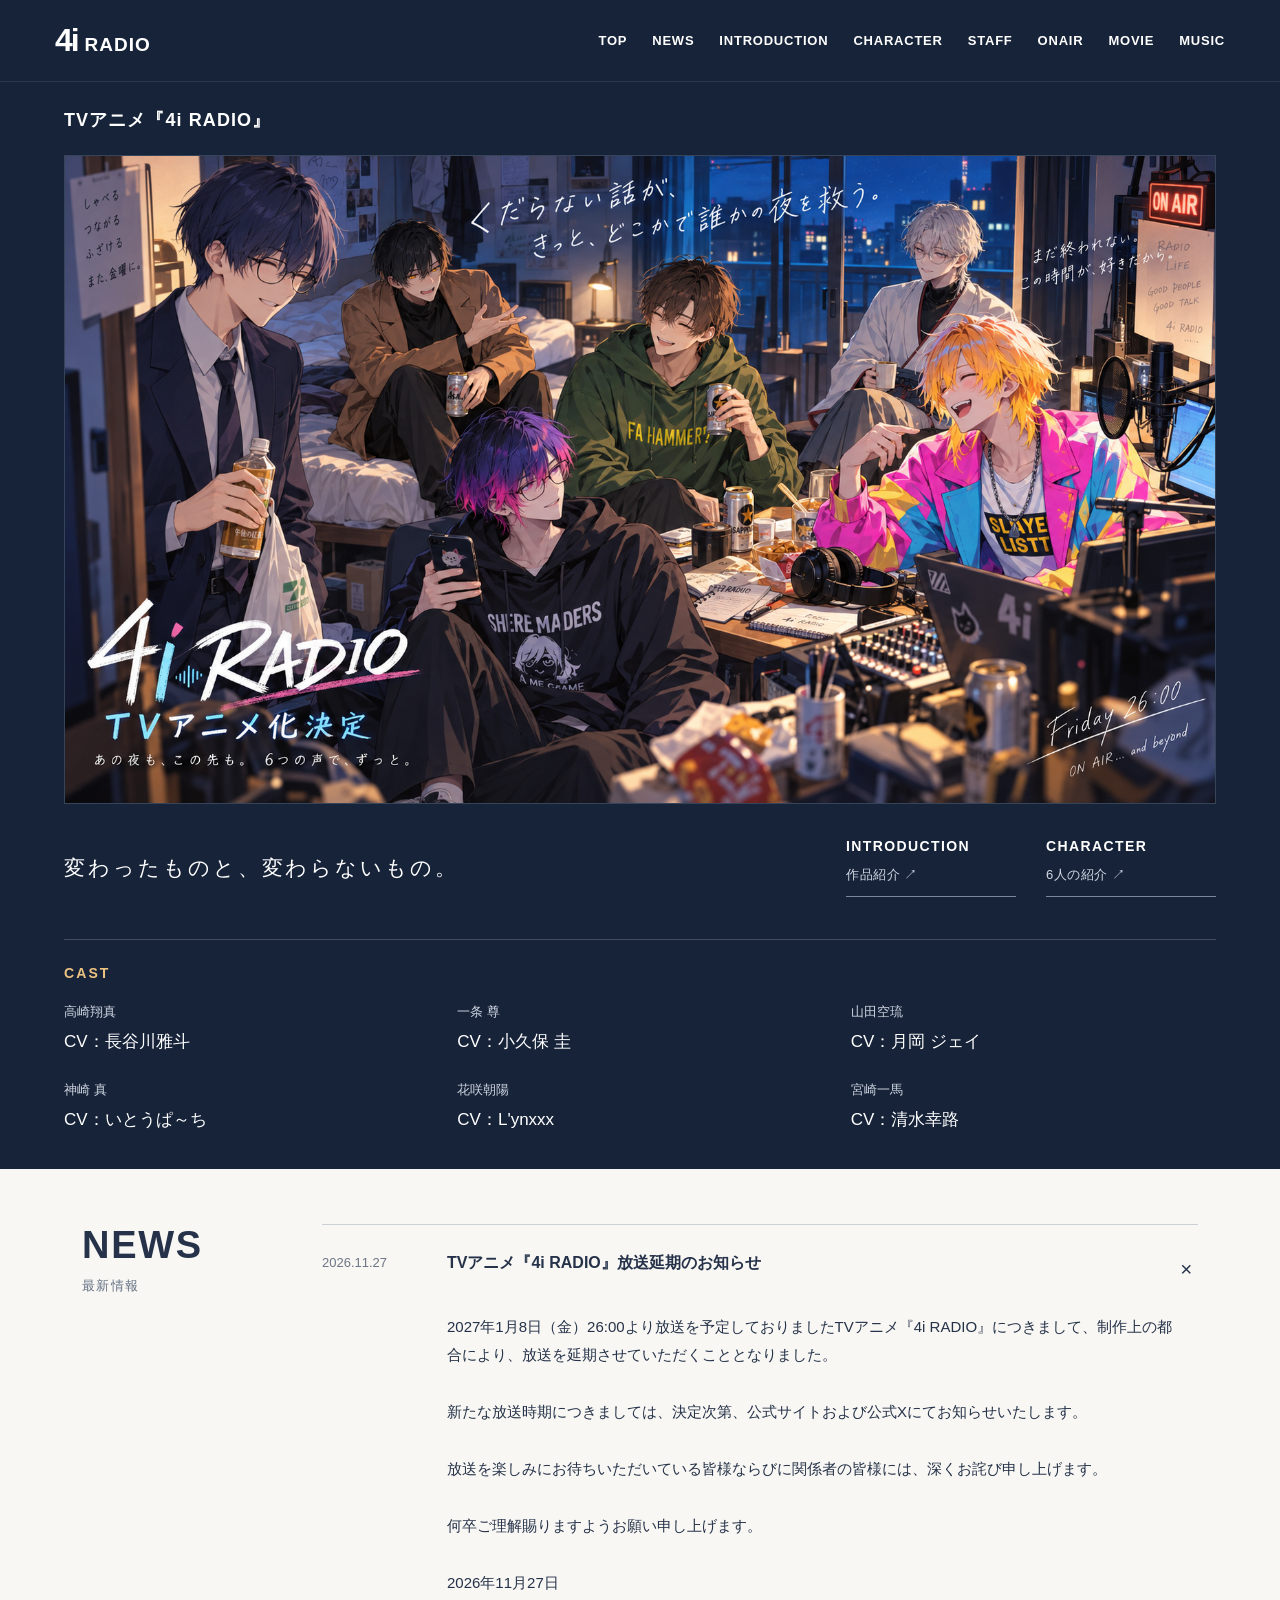
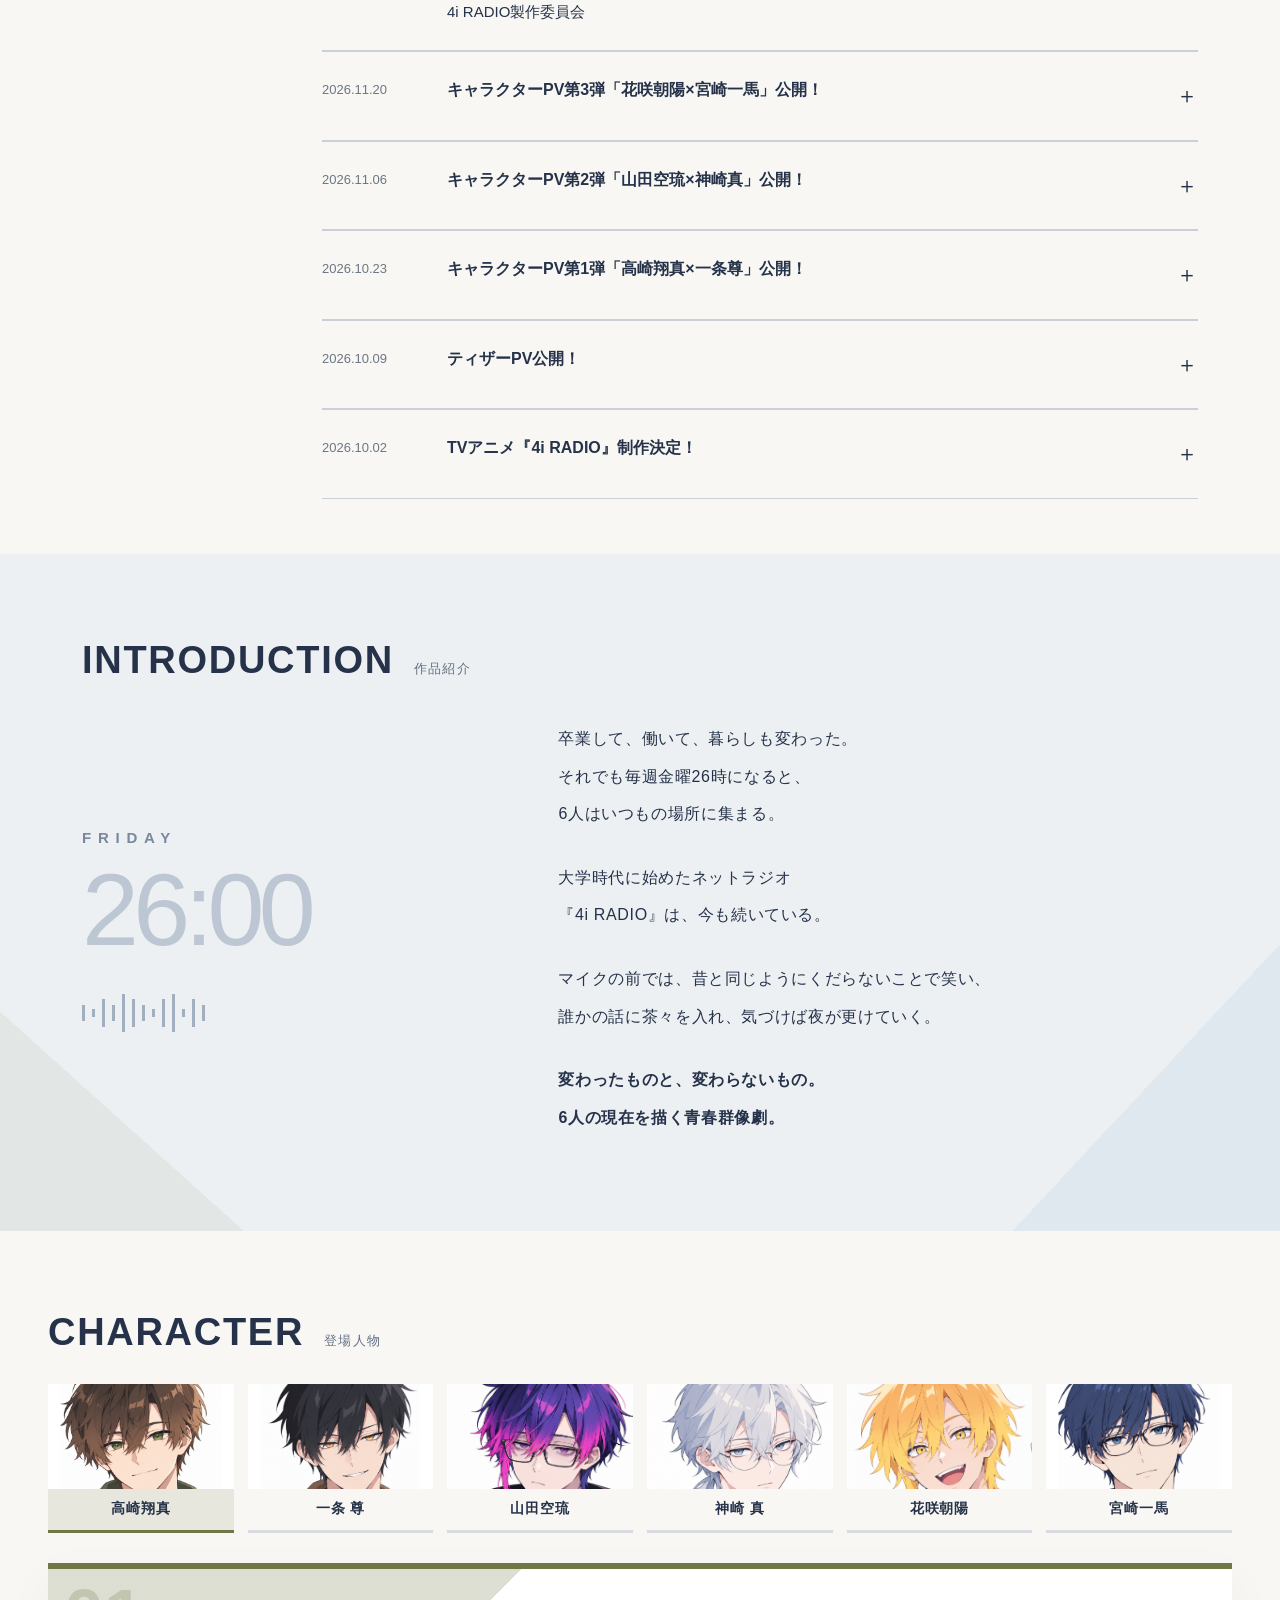
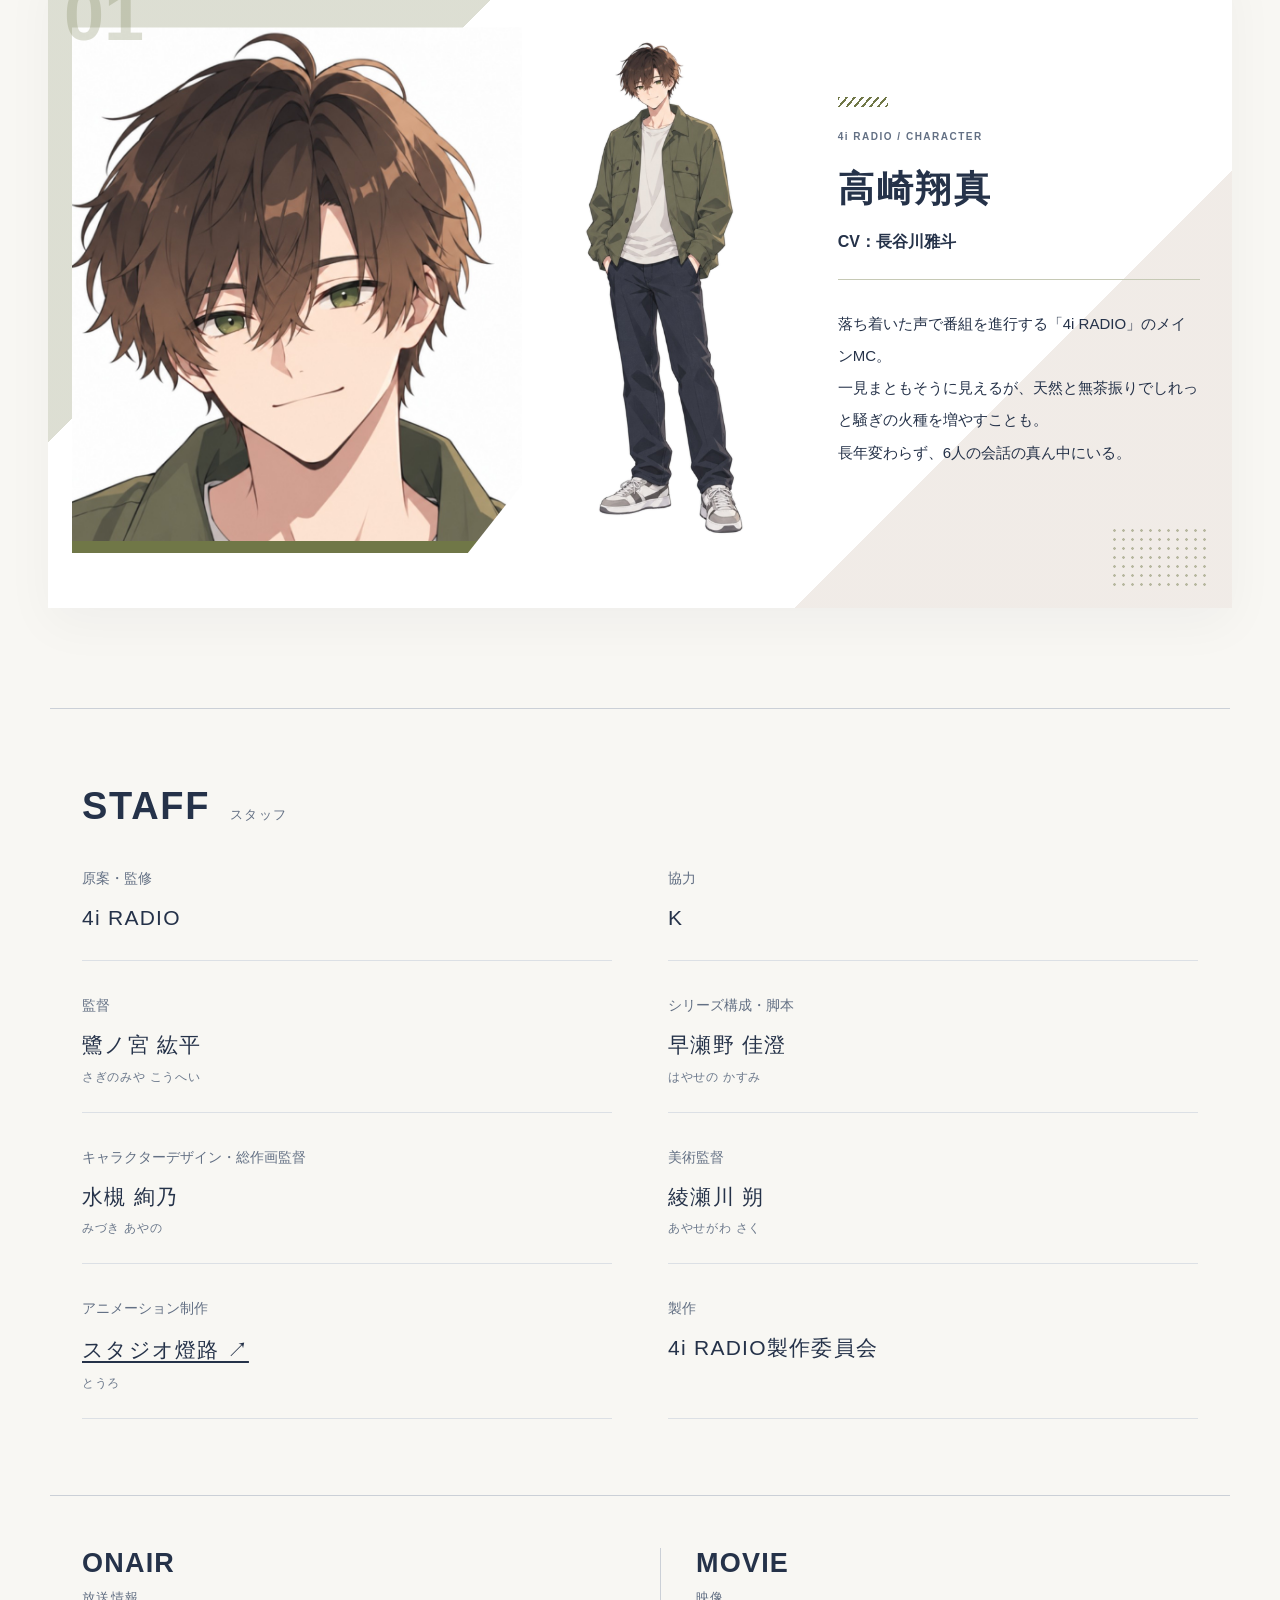
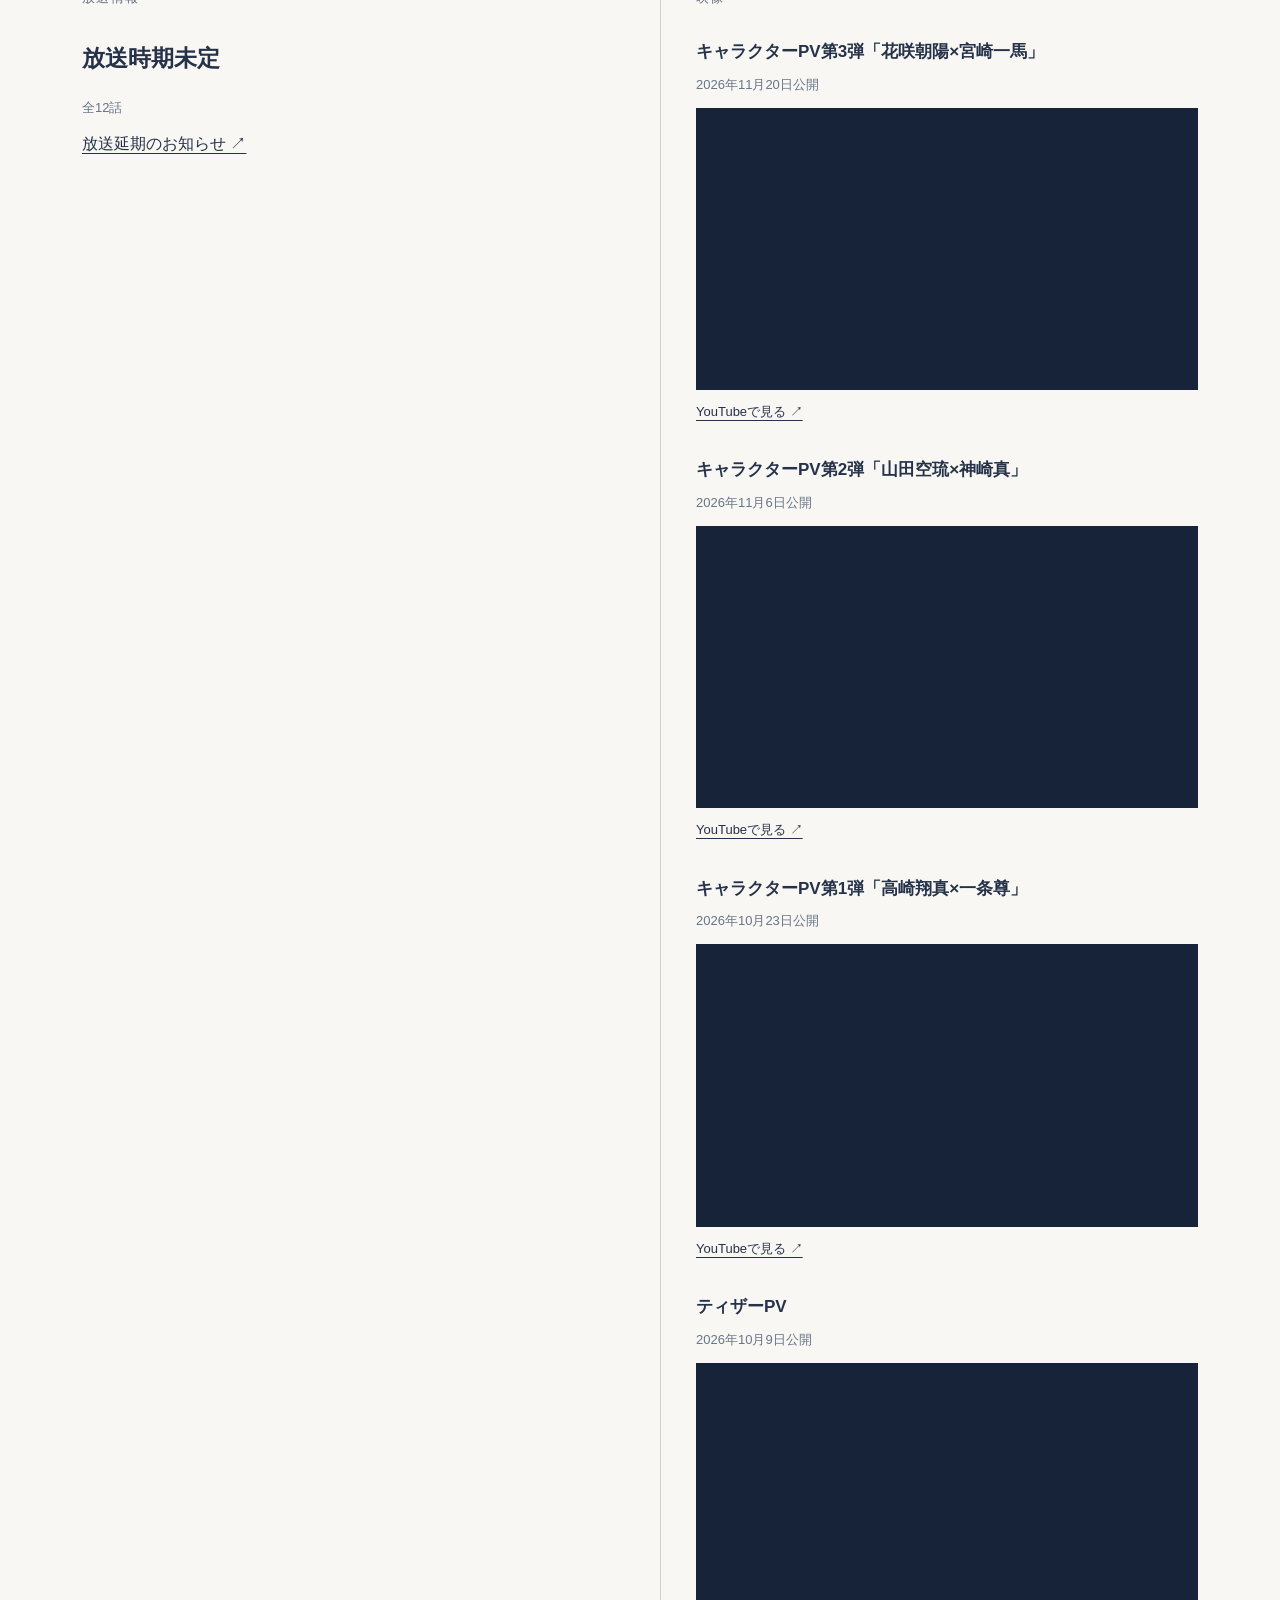
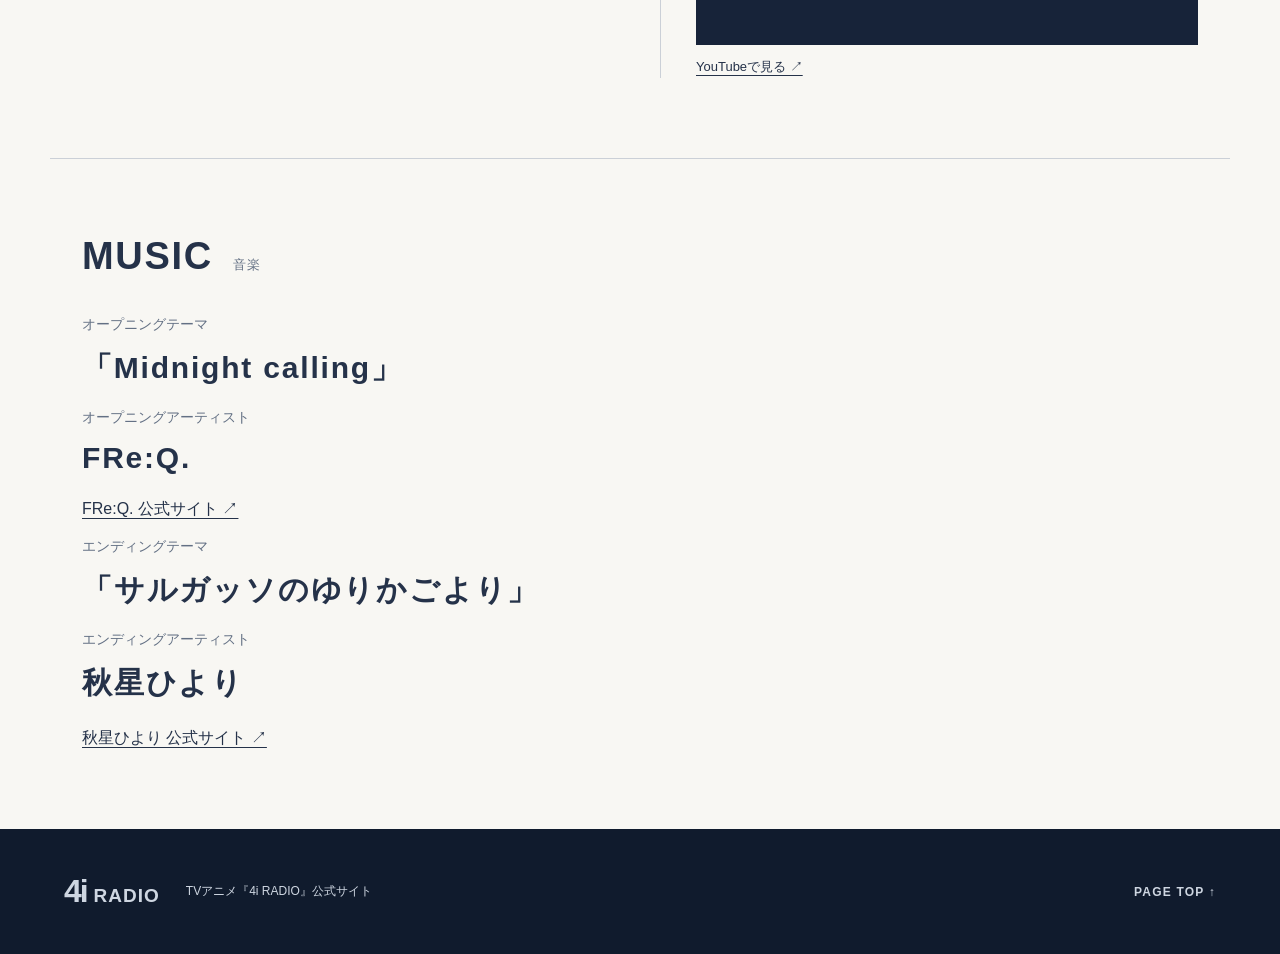
<file: index.html>
<!doctype html>
<html lang="ja">
<head>
<meta charset="utf-8"><meta name="viewport" content="width=device-width,initial-scale=1">
<title>TVアニメ『4i RADIO』公式サイト</title>
<meta name="description" content="大学時代に始めたネットラジオ『4i RADIO』は、今も続いている。6人の現在を描く青春群像劇。TVアニメ化決定。">
<link rel="icon" type="image/svg+xml" href="data:image/svg+xml,%3Csvg xmlns='http://www.w3.org/2000/svg' viewBox='0 0 32 32'%3E%3Crect width='32' height='32' rx='6' fill='%23172339'/%3E%3Ctext x='4' y='24' font-family='Arial' font-size='24' font-weight='bold' fill='%23ecc281'%3E4i%3C/text%3E%3C/svg%3E">
<link rel="stylesheet" href="style.css?v=20261024"><script src="content.js?v=20261127" defer></script><script src="site.js?v=20261127-fix2" defer></script>
<link rel="stylesheet" href="characters.css"><script src="characters.js" defer></script>
</head>
<body>
<a class="skip" href="#introduction">本文へ</a>
<header class="header"><a class="brand" href="#top" aria-label="4i RADIO トップ">4i <span>RADIO</span></a><button class="menu-toggle" aria-expanded="false" aria-controls="navigation">MENU <span aria-hidden="true">＋</span></button><nav id="navigation" aria-label="メインナビゲーション"><a href="#top">TOP</a><a href="#news">NEWS</a><a href="#introduction">INTRODUCTION</a><a href="#character">CHARACTER</a><a href="#staff">STAFF</a><a href="#onair">ONAIR</a><a href="#movie">MOVIE</a><a href="#music">MUSIC</a></nav></header>
<main>
<section id="top" class="hero">
<div class="hero-heading hero-heading-compact"><h1>TVアニメ『4i RADIO』</h1></div>
<div class="kv" id="key-visual"><div class="kv-placeholder"><span class="placeholder-label">KEY VISUAL</span><p>ビジュアル準備中</p><div class="six-colors" aria-hidden="true"><i></i><i></i><i></i><i></i><i></i><i></i></div></div></div>
<div class="hero-bottom"><p>変わったものと、<br class="mobile-break">変わらないもの。</p><div class="hero-links"><a href="#introduction">INTRODUCTION <span>作品紹介 ↗</span></a><a href="#character">CHARACTER <span>6人の紹介 ↗</span></a></div></div>
<div class="hero-cast" aria-labelledby="hero-cast-title"><h2 id="hero-cast-title">CAST</h2><dl id="cast-list"></dl></div>
</section>
<section id="news" class="news section"><div class="section-label"><h2>NEWS</h2><span>最新情報</span></div><div id="news-list"><details id="news-20261127" open><summary><time datetime="2026-11-27">2026.11.27</time><strong>TVアニメ『4i RADIO』放送延期のお知らせ</strong><span class="plus" aria-hidden="true">＋</span></summary><p>2027年1月8日（金）26:00より放送を予定しておりましたTVアニメ『4i RADIO』につきまして、制作上の都合により、放送を延期させていただくこととなりました。<br><br>新たな放送時期につきましては、決定次第、公式サイトおよび公式Xにてお知らせいたします。<br><br>放送を楽しみにお待ちいただいている皆様ならびに関係者の皆様には、深くお詫び申し上げます。<br><br>何卒ご理解賜りますようお願い申し上げます。<br><br>2026年11月27日<br>4i RADIO製作委員会</p></details></div></section>
<section id="introduction" class="introduction section"><div class="section-label"><h2>INTRODUCTION</h2><span>作品紹介</span></div><div class="intro-layout"><div class="time-art" aria-hidden="true"><span>FRIDAY</span><strong>26:00</strong><div class="signal"><i></i><i></i><i></i><i></i><i></i><i></i><i></i><i></i><i></i><i></i><i></i><i></i><i></i></div></div><div class="intro-copy"><p>卒業して、働いて、暮らしも変わった。<br>それでも毎週金曜26時になると、<br>6人はいつもの場所に集まる。</p><p>大学時代に始めたネットラジオ<br>『4i RADIO』は、今も続いている。</p><p>マイクの前では、昔と同じようにくだらないことで笑い、<br>誰かの話に茶々を入れ、気づけば夜が更けていく。</p><p class="intro-ending">変わったものと、変わらないもの。<br>6人の現在を描く青春群像劇。</p></div></div></section>
<section id="character" class="characters section"><div class="section-label"><h2>CHARACTER</h2><span>登場人物</span></div><div id="character-showcase"></div></section>
<section id="staff" class="section staff-section"><div class="section-label"><h2>STAFF</h2><span>スタッフ</span></div><dl class="staff-credits"><div class="staff-entry"><dt>原案・監修</dt><dd>4i RADIO</dd></div><div class="staff-entry"><dt>協力</dt><dd>K</dd></div><div class="staff-entry"><dt>監督</dt><dd>鷺ノ宮 紘平</dd><dd class="staff-reading">さぎのみや こうへい</dd></div><div class="staff-entry"><dt>シリーズ構成・脚本</dt><dd>早瀬野 佳澄</dd><dd class="staff-reading">はやせの かすみ</dd></div><div class="staff-entry"><dt>キャラクターデザイン・総作画監督</dt><dd>水槻 絢乃</dd><dd class="staff-reading">みづき あやの</dd></div><div class="staff-entry"><dt>美術監督</dt><dd>綾瀬川 朔</dd><dd class="staff-reading">あやせがわ さく</dd></div><div class="staff-entry"><dt>アニメーション制作</dt><dd><a class="official-link" href="https://studio-touro.github.io/" target="_blank" rel="noopener noreferrer">スタジオ燈路 ↗</a></dd><dd class="staff-reading">とうろ</dd></div><div class="staff-entry"><dt>製作</dt><dd>4i RADIO製作委員会</dd></div></dl></section><div class="coming-grid section"><section id="onair"><div class="section-label"><h2>ONAIR</h2><span>放送情報</span></div><p class="onair-date"><strong>放送時期未定</strong></p><p class="coming-note">全12話</p><a class="official-link" href="#news-20261127">放送延期のお知らせ ↗</a></section><section id="movie"><div class="section-label"><h2>MOVIE</h2><span>映像</span></div><div class="movie-list">
<article class="movie-card"><h3>キャラクターPV第3弾「花咲朝陽×宮崎一馬」</h3><p class="coming-note"><time datetime="2026-11-20">2026年11月20日公開</time></p><iframe class="movie-player" src="https://www.youtube.com/embed/wRiQX4XhkNw" title="TVアニメ『4i RADIO』キャラクターPV第3弾「花咲朝陽×宮崎一馬」" loading="lazy" referrerpolicy="strict-origin-when-cross-origin" allow="accelerometer; autoplay; clipboard-write; encrypted-media; gyroscope; picture-in-picture; web-share" allowfullscreen></iframe><a class="official-link" href="https://www.youtube.com/watch?v=wRiQX4XhkNw" target="_blank" rel="noopener noreferrer">YouTubeで見る ↗</a></article>
<article class="movie-card"><h3>キャラクターPV第2弾「山田空琉×神崎真」</h3><p class="coming-note"><time datetime="2026-11-06">2026年11月6日公開</time></p><iframe class="movie-player" src="https://www.youtube.com/embed/1_f5daOCJ1g" title="TVアニメ『4i RADIO』キャラクターPV第2弾「山田空琉×神崎真」" loading="lazy" referrerpolicy="strict-origin-when-cross-origin" allow="accelerometer; autoplay; clipboard-write; encrypted-media; gyroscope; picture-in-picture; web-share" allowfullscreen></iframe><a class="official-link" href="https://www.youtube.com/watch?v=1_f5daOCJ1g" target="_blank" rel="noopener noreferrer">YouTubeで見る ↗</a></article>
<article class="movie-card"><h3>キャラクターPV第1弾「高崎翔真×一条尊」</h3><p class="coming-note"><time datetime="2026-10-23">2026年10月23日公開</time></p><iframe class="movie-player" src="https://www.youtube.com/embed/x97MBxKRWTA" title="TVアニメ『4i RADIO』キャラクターPV第1弾「高崎翔真×一条尊」" loading="lazy" referrerpolicy="strict-origin-when-cross-origin" allow="accelerometer; autoplay; clipboard-write; encrypted-media; gyroscope; picture-in-picture; web-share" allowfullscreen></iframe><a class="official-link" href="https://www.youtube.com/watch?v=x97MBxKRWTA" target="_blank" rel="noopener noreferrer">YouTubeで見る ↗</a></article>
<article class="movie-card"><h3>ティザーPV</h3><p class="coming-note"><time datetime="2026-10-09">2026年10月9日公開</time></p><iframe class="movie-player" src="https://www.youtube.com/embed/NEb-9V9kgBg" title="TVアニメ『4i RADIO』ティザーPV" loading="lazy" referrerpolicy="strict-origin-when-cross-origin" allow="accelerometer; autoplay; clipboard-write; encrypted-media; gyroscope; picture-in-picture; web-share" allowfullscreen></iframe><a class="official-link" href="https://www.youtube.com/watch?v=NEb-9V9kgBg" target="_blank" rel="noopener noreferrer">YouTubeで見る ↗</a></article>
</div></section></div>
<section id="music" class="section music-section"><div class="section-label"><h2>MUSIC</h2><span>音楽</span></div><p class="music-label">オープニングテーマ</p><h3>「Midnight calling」</h3><p class="music-label">オープニングアーティスト</p><h3>FRe:Q.</h3><a class="official-link" href="https://freq-official.github.io/" target="_blank" rel="noopener noreferrer">FRe:Q. 公式サイト ↗</a><p class="music-label">エンディングテーマ</p><h3>「サルガッソのゆりかごより」</h3><p class="music-label">エンディングアーティスト</p><h3>秋星ひより</h3><a class="official-link" href="https://hiyori-akiboshi.github.io/" target="_blank" rel="noopener noreferrer">秋星ひより 公式サイト ↗</a></section>
</main><footer><a class="brand" href="#top">4i <span>RADIO</span></a><p>TVアニメ『4i RADIO』公式サイト</p><a class="back-top" href="#top">PAGE TOP ↑</a></footer>
</body></html>
</file>
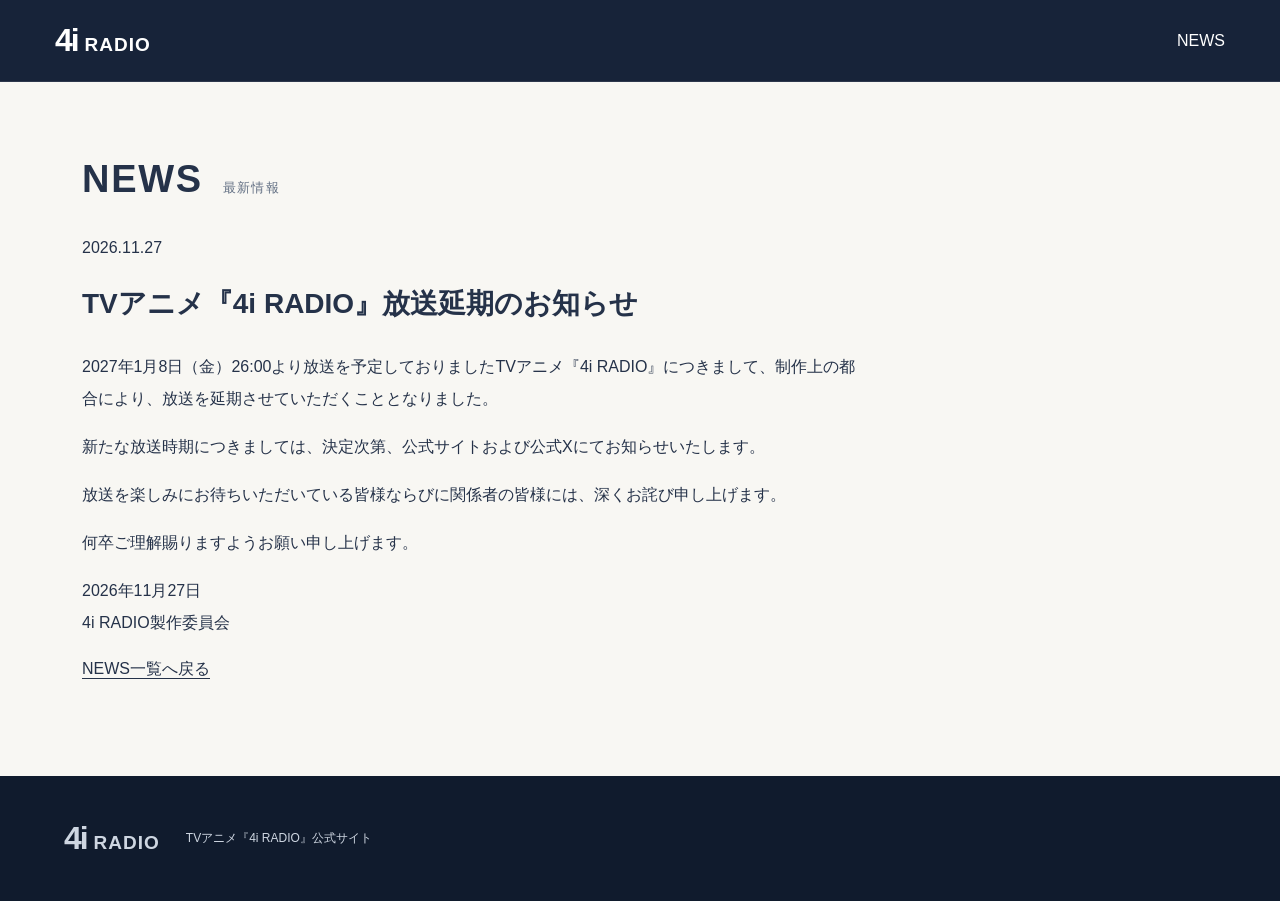
<file: news/20261127.html>
<!doctype html><html lang="ja"><head><meta charset="utf-8"><meta name="viewport" content="width=device-width,initial-scale=1"><title>TVアニメ『4i RADIO』放送延期のお知らせ | TVアニメ『4i RADIO』公式サイト</title><meta name="description" content="TVアニメ『4i RADIO』放送延期のお知らせ（2026年11月27日）"><link rel="stylesheet" href="../style.css?v=20261024"></head><body><header class="header"><a class="brand" href="../">4i <span>RADIO</span></a><a href="../#news">NEWS</a></header><main><section class="section"><div class="section-label"><h2>NEWS</h2><span>最新情報</span></div><time datetime="2026-11-27">2026.11.27</time><h2 style="font-size:clamp(20px,4vw,28px);line-height:1.7">TVアニメ『4i RADIO』放送延期のお知らせ</h2><div style="max-width:780px;line-height:2;overflow-wrap:anywhere"><p>2027年1月8日（金）26:00より放送を予定しておりましたTVアニメ『4i RADIO』につきまして、制作上の都合により、放送を延期させていただくこととなりました。</p><p>新たな放送時期につきましては、決定次第、公式サイトおよび公式Xにてお知らせいたします。</p><p>放送を楽しみにお待ちいただいている皆様ならびに関係者の皆様には、深くお詫び申し上げます。</p><p>何卒ご理解賜りますようお願い申し上げます。</p><p>2026年11月27日<br>4i RADIO製作委員会</p></div><p><a class="official-link" href="../#news">NEWS一覧へ戻る</a></p></section></main><footer><a class="brand" href="../">4i <span>RADIO</span></a><p>TVアニメ『4i RADIO』公式サイト</p></footer></body></html>
</file>
<file: style.css>
:root{--night:#172339;--deep:#101b2d;--paper:#f8f7f3;--warm:#ecc281;--ink:#253249;--muted:#a6b2c4}*{box-sizing:border-box}html{scroll-behavior:smooth;scroll-padding-top:100px}body{margin:0;background:var(--paper);color:var(--ink);font-family:'Noto Sans JP','Hiragino Kaku Gothic ProN','Yu Gothic',Meiryo,sans-serif;font-size:16px;-webkit-font-smoothing:antialiased}a{color:inherit;text-decoration:none}button{font:inherit}a:focus-visible,button:focus-visible,summary:focus-visible{outline:3px solid #cc8a34;outline-offset:6px}.skip{position:fixed;top:-80px;left:16px;background:white;padding:12px;z-index:20}.skip:focus{top:10px}.header{height:82px;display:flex;align-items:center;justify-content:space-between;padding:0 4.3%;background:var(--night);color:#fff;position:sticky;top:0;z-index:10;border-bottom:1px solid #ffffff18}.brand{font-family:Arial,sans-serif;font-weight:900;font-size:32px;letter-spacing:-2px;white-space:nowrap}.brand span{font-size:19px;letter-spacing:1px}.header nav{display:flex;gap:25px;align-items:center}.header nav a{font-family:Arial,sans-serif;font-weight:700;font-size:13px;letter-spacing:.06em;padding:12px 0}.header nav a:hover{color:var(--warm)}.menu-toggle{display:none}.hero{background:var(--night);color:white;padding:58px 5% 0}.hero-heading{text-align:center;margin:0 auto 40px}.eyebrow{font:600 13px Arial,sans-serif;letter-spacing:.35em;color:var(--warm);margin:0 0 6px}h1{font-family:Arial,sans-serif;font-weight:900;font-size:clamp(68px,10vw,140px);letter-spacing:-.065em;line-height:1;margin:0}.four-i{color:var(--warm)}.radio{letter-spacing:-.055em}.announcement{font-size:22px;font-weight:700;letter-spacing:.3em;margin:22px 0 0}.kv{max-width:1320px;margin:auto;background:#233249;border:1px solid #ffffff16}.kv img{display:block;width:100%;height:auto;object-fit:contain}.kv-placeholder{aspect-ratio:2.25;min-height:210px;display:flex;flex-direction:column;align-items:center;justify-content:center;background:linear-gradient(125deg,#293a54,#233148 60%,#443c3d)}.placeholder-label{font:500 13px Arial,sans-serif;letter-spacing:.3em;color:#bec8d6}.kv-placeholder p{font-size:15px;letter-spacing:.2em;color:#d2d9e4;margin-top:16px}.six-colors{display:flex;gap:7px;margin-top:20px}.six-colors i{height:3px;width:26px;background:#a68b61}.six-colors i:nth-child(2){background:#c28b46}.six-colors i:nth-child(3){background:#9a79b9}.six-colors i:nth-child(4){background:#9aadb7}.six-colors i:nth-child(5){background:#d4af4d}.six-colors i:nth-child(6){background:#618cb8}.hero-bottom{max-width:1320px;margin:auto;display:flex;align-items:center;justify-content:space-between;padding:34px 0 42px;gap:30px}.hero-bottom>p{font-size:21px;letter-spacing:.14em;line-height:1.9;margin:0}.mobile-break{display:none}.hero-links{display:flex;gap:30px}.hero-links a{font:600 14px Arial,sans-serif;letter-spacing:.1em;display:flex;flex-direction:column;gap:12px;border-bottom:1px solid #7b879a;padding:0 0 12px;min-width:170px}.hero-links span{font:13px 'Yu Gothic',sans-serif;letter-spacing:.04em;color:#d2d9e4}.hero-links a:hover{color:var(--warm)}.section{max-width:1180px;margin:0 auto;padding:76px 32px}.section-label{display:flex;align-items:baseline;gap:20px;margin-bottom:38px}.section-label h2{font-family:Arial,sans-serif;font-size:clamp(24px,3.3vw,38px);letter-spacing:.045em;margin:0;font-weight:800}.section-label>span{font-size:13px;letter-spacing:.1em;color:#637084}.news{display:grid;grid-template-columns:240px 1fr;align-items:start;padding-top:55px;padding-bottom:55px}.news .section-label{display:block;margin:0}.news .section-label span{display:block;margin-top:10px}.news details{border-top:1px solid #cbd0d7;border-bottom:1px solid #cbd0d7}.news summary{cursor:pointer;list-style:none;display:grid;grid-template-columns:105px 1fr 22px;gap:20px;padding:24px 0;line-height:1.8}.news summary::-webkit-details-marker{display:none}.news time{font:13px/2.2 Arial,sans-serif;color:#6c7685}.news summary strong{font-size:16px}.news .plus{font-size:22px;font-weight:400}.news details[open] .plus{transform:rotate(45deg)}.news details p{font-size:15px;margin:0;padding:0 20px 24px 125px;line-height:1.9}.introduction{max-width:none;background:#edf0f3;padding:85px max(32px,calc((100vw - 1116px)/2)) 95px}.intro-layout{display:grid;grid-template-columns:.8fr 1.2fr;gap:50px;align-items:center}.time-art{color:#bdc7d3;padding:35px 0}.time-art>span{display:block;font:600 15px Arial,sans-serif;letter-spacing:.45em;color:#79889e}.time-art strong{font:300 clamp(70px,8vw,112px)/1.25 Arial,sans-serif;letter-spacing:-.055em;white-space:nowrap}.signal{height:30px;display:flex;align-items:center;gap:7px;margin-top:24px}.signal i{width:3px;height:8px;background:#a1afc0}.signal i:nth-child(3n){height:28px}.signal i:nth-child(3n + 1){height:16px}.signal i:nth-child(5n){height:38px}.intro-copy p{font-size:16px;line-height:2.35;letter-spacing:.04em;margin:0 0 26px}.intro-copy p:last-child{margin-bottom:0}.intro-ending{font-weight:700}.characters{padding-top:90px;padding-bottom:85px}.character-grid{display:grid;grid-template-columns:repeat(3,minmax(0,1fr));gap:55px 32px}.character-image{aspect-ratio:4/4.2;background:linear-gradient(150deg,color-mix(in srgb,var(--accent) 16%,white),#edf0f3);border-bottom:3px solid var(--accent);display:flex;align-items:center;justify-content:center}.character-image img{height:100%;width:100%;object-fit:contain;display:block}.character-image>span{font:12px Arial,sans-serif;letter-spacing:.16em;color:#647084}.character-card h3{font-size:25px;letter-spacing:.12em;margin:24px 0 16px;font-weight:600}.character-card p{font-size:15px;line-height:2;margin:0;white-space:pre-line;overflow-wrap:anywhere}.coming-grid{display:grid;grid-template-columns:repeat(3,minmax(0,1fr));border-top:1px solid #cbd0d7;padding-top:52px;padding-bottom:80px;gap:40px}.coming-grid .section-label{display:block;margin-bottom:30px}.coming-grid h2{font-size:27px}.coming-grid .section-label span{display:block;margin-top:10px}.coming-grid>section+section{border-left:1px solid #cbd0d7;padding-left:35px}.coming{font:500 16px Arial,sans-serif;letter-spacing:.14em;color:#6d7b8e}.coming-note{font-size:13px;color:#687588;margin-top:18px}footer{background:var(--deep);color:#ced6e1;display:flex;align-items:center;gap:26px;padding:42px 5%;}footer p{font-size:12px}.back-top{font:600 12px Arial,sans-serif;margin-left:auto;letter-spacing:.1em}@media(min-width:1600px){.hero{padding-top:65px}}@media(max-width:1000px){.header nav{gap:14px}.header nav a{font-size:12px}.hero-links{gap:20px}.hero-links a{min-width:140px}.hero-bottom>p{font-size:18px}.news{grid-template-columns:200px 1fr}.intro-layout{gap:25px}}@media(max-width:760px){html{scroll-padding-top:84px}.header{height:68px;padding:0 22px}.menu-toggle{display:flex;align-items:center;gap:18px;background:none;border:1px solid #ffffff40;color:white;padding:9px 12px;font:12px Arial,sans-serif;letter-spacing:.1em}.menu-toggle span{font-size:20px}.header nav{display:none;position:absolute;top:68px;left:0;right:0;background:var(--night);padding:20px 24px 30px;grid-template-columns:1fr 1fr;gap:0 25px;border-bottom:1px solid #ffffff35}.header nav.open{display:grid}.header nav a{font-size:14px;padding:17px 0;border-bottom:1px solid #ffffff20}.hero{padding:38px 20px 0}.hero-heading{margin-bottom:30px}.eyebrow{font-size:12px;letter-spacing:.23em}h1{font-size:clamp(60px,15vw,110px)}.announcement{font-size:18px;letter-spacing:.23em;margin-top:18px}.kv-placeholder{aspect-ratio:1.6;min-height:190px}.hero-bottom{display:block;padding:28px 0 30px}.hero-bottom>p{font-size:18px;line-height:1.9;letter-spacing:.09em}.hero-links{margin-top:26px;gap:22px}.hero-links a{flex:1;min-width:0;font-size:12px;letter-spacing:.04em}.hero-links span{font-size:12px}.section{padding:48px 24px}.section-label{gap:14px;margin-bottom:28px}.section-label h2{font-size:26px}.section-label>span{font-size:12px}.news{display:block}.news .section-label{display:flex;align-items:baseline;margin-bottom:22px}.news .section-label span{margin:0}.news summary{grid-template-columns:1fr 20px;gap:8px;padding:20px 0}.news time{grid-column:1/-1}.news summary strong{font-size:15px}.news details p{padding:0 0 20px}.intro-layout{display:block}.time-art{padding:0 0 30px}.time-art>span{font-size:12px;letter-spacing:.3em}.time-art strong{font-size:70px}.signal{display:none}.intro-copy p{font-size:16px;line-height:2.25;letter-spacing:0}.intro-copy br{display:none}.intro-ending br{display:block}.character-grid{grid-template-columns:repeat(2,minmax(0,1fr));gap:38px 20px}.character-image{aspect-ratio:3/4}.character-card h3{font-size:21px;letter-spacing:.02em;margin:18px 0 12px}.character-card p{font-size:15px;line-height:1.95;white-space:normal}.character-image>span{font-size:12px;letter-spacing:.02em}.coming-grid{grid-template-columns:1fr;gap:30px}.coming-grid>section{padding-bottom:20px}.coming-grid>section+section{border-left:0;border-top:1px solid #cbd0d7;padding:28px 0 0}.coming-grid .section-label{display:flex;margin-bottom:24px}.coming-grid .section-label span{margin:0}.coming{font-size:15px}footer{padding:34px 24px;gap:16px;flex-wrap:wrap}footer p{flex-basis:100%;order:3;margin:0}.back-top{margin-left:auto}}@media(max-width:390px){.character-grid{grid-template-columns:1fr}.character-image{aspect-ratio:4/3}.character-card p{font-size:16px}.section-label{flex-wrap:wrap;gap:8px 14px}}@media(prefers-reduced-motion:reduce){html{scroll-behavior:auto}}

.character-selector{display:none}
.character-card[hidden]{display:none}
@media(max-width:760px){
 .character-selector:not([hidden]){display:grid;grid-template-columns:repeat(3,minmax(0,1fr));gap:10px 8px;margin:0 0 30px}
 .character-selector button{min-height:52px;min-width:0;padding:12px 4px;border:0;border-bottom:2px solid #d7dce2;background:transparent;color:#536075;font-size:14px;font-weight:600;line-height:1.5;cursor:pointer;white-space:nowrap}
 .character-selector button[aria-selected=true]{color:var(--ink);border-color:var(--accent);background:color-mix(in srgb,var(--accent) 15%,transparent)}
 .character-selector button:hover{background:color-mix(in srgb,var(--accent) 10%,transparent)}
 .character-selector button:focus-visible{outline:2px solid var(--ink);outline-offset:2px}
 .character-grid{display:block}
 .character-card{background:linear-gradient(180deg,color-mix(in srgb,var(--accent) 12%,var(--paper)),var(--paper) 78%);padding:0 12px 12px}
 .character-card .character-image{aspect-ratio:5/4;max-height:380px;background:none;border:0;margin:0 -12px}
 .character-card .character-image>span{font-size:12px;letter-spacing:.16em;color:#6c7789}
 .character-card h3{font-size:29px;font-weight:600;letter-spacing:.12em;margin:20px 0 22px;padding-left:16px;border-left:3px solid var(--accent);line-height:1.4}
 .character-card p{font-size:16px;line-height:2.15;white-space:normal;letter-spacing:.025em}
 .character-card:focus-visible{outline:2px solid var(--accent);outline-offset:6px}
}

.hero{padding-top:24px}
.hero-heading-compact{display:flex;justify-content:space-between;align-items:center;gap:18px;max-width:1320px;margin:0 auto 20px;text-align:left}
.hero-heading-compact h1{font-family:inherit;font-size:18px;letter-spacing:.06em;line-height:1.6}
.hero-heading-compact .announcement{font-size:15px;letter-spacing:.13em;margin:0;white-space:nowrap;color:var(--warm)}
.character-image{aspect-ratio:3/4.8;padding:18px 8px}
.character-image img{min-height:0;object-fit:contain}
.staff-credits{margin:0;display:grid;grid-template-columns:1fr;gap:10px}
.staff-credits dt{font-size:13px;color:#637084}
.staff-credits dd{font-size:19px;margin:0 0 12px;letter-spacing:.06em}
@media(max-width:760px){
 .hero{padding:20px 12px 0}
 .hero-heading-compact{display:block;margin:0 8px 17px}
 .hero-heading-compact h1{font-size:15px;letter-spacing:.03em}
 .hero-heading-compact .announcement{font-size:13px;margin-top:6px}
 .hero-bottom{padding-left:8px;padding-right:8px}
 .character-selector:not([hidden]){gap:14px 8px;margin-bottom:28px}
 .character-selector button{display:flex;flex-direction:column;align-items:center;padding:0 0 10px;gap:8px;white-space:normal;font-size:14px}
 .character-face{display:block;width:100%;aspect-ratio:1.25;overflow:hidden;background:color-mix(in srgb,var(--accent) 9%,transparent)}
 .character-face img{display:block;width:100%;height:auto;transform:scale(1.8);transform-origin:50% 0}
 .character-card .character-image{aspect-ratio:auto;height:440px;max-height:none;padding:16px 8px 0}
 .character-card .character-image img{width:100%;height:100%;object-fit:contain}
 .character-card h3{margin-top:18px}
 .staff-credits{grid-template-columns:100px 1fr;align-items:baseline;gap:16px}
 .staff-credits dd{margin:0}
}

/* Six restrained colors, with clear space behind the copy. */
.characters{position:relative;background:radial-gradient(circle at 98% 2%,#8964ae 1px,transparent 1.7px) right top/12px 12px no-repeat}
.introduction{background-image:linear-gradient(133deg,transparent 86%,#8bb8cf22 86%),linear-gradient(42deg,#70774715 12%,transparent 12%)}
.character-image{position:relative;overflow:hidden;padding:0;display:block;isolation:isolate;background:linear-gradient(145deg,color-mix(in srgb,var(--accent) 13%,var(--paper)) 0 60%,var(--paper) 60%);border-bottom:2px solid var(--accent)}
.character-image::before{content:'';position:absolute;inset:9% 6% auto auto;width:26%;height:31%;background:repeating-linear-gradient(135deg,transparent 0 9px,color-mix(in srgb,var(--secondary) 35%,transparent) 9px 10px);z-index:-1}
.character-image::after{content:'';position:absolute;left:6%;bottom:8%;width:27%;height:23%;background:radial-gradient(circle,color-mix(in srgb,var(--accent) 40%,transparent) 1.3px,transparent 1.6px) 0 0/12px 12px;z-index:-1}
.character-image img{position:absolute;left:50%;bottom:var(--art-bottom);height:var(--art-height);width:auto;max-width:none;object-fit:contain;transform:translateX(-50%)}
@media(max-width:760px){
 .character-face{position:relative}
 .character-face img{position:absolute;width:var(--face-width);max-width:none;height:auto;left:var(--face-left);top:var(--face-top);transform:none}
 .character-card{background:none;padding-bottom:12px}
 .character-card .character-image{padding:0;background:linear-gradient(145deg,color-mix(in srgb,var(--accent) 15%,var(--paper)) 0 60%,var(--paper) 60%);border-bottom:0}
 .character-card .character-image img{width:auto;height:var(--art-height);bottom:var(--art-bottom);max-width:none;object-fit:contain}
 .character-card p{background:var(--paper)}
 .characters{background-image:none}
}

.staff-section{border-top:1px solid #cbd0d7}
.staff-section .staff-credits{display:grid;grid-template-columns:repeat(2,minmax(0,1fr));gap:32px 56px}
.staff-entry{min-width:0;border-bottom:1px solid #dce0e5;padding-bottom:24px}
.staff-section .staff-entry dt{font-size:14px;line-height:1.8;margin-bottom:10px;overflow-wrap:anywhere}
.staff-section .staff-entry dd{font-size:21px;line-height:1.65;margin:0;overflow-wrap:anywhere}
.staff-section .staff-entry .staff-reading{font-size:12px;letter-spacing:.06em;color:#6b788b;margin-top:5px}
.coming-grid{grid-template-columns:repeat(2,minmax(0,1fr))}
@media(max-width:760px){.staff-section .staff-credits{grid-template-columns:1fr;gap:24px}.staff-section .staff-entry dd{font-size:21px}.coming-grid{grid-template-columns:1fr}}

.hero-cast{max-width:1320px;margin:0 auto;padding:25px 0 34px;border-top:1px solid #ffffff30}
.hero-cast h2{margin:0 0 20px;font:700 14px Arial,sans-serif;letter-spacing:.15em;color:var(--warm)}
.hero-cast dl{display:grid;grid-template-columns:repeat(3,minmax(0,1fr));gap:22px 28px;margin:0}
.cast-entry{min-width:0}
.cast-entry dt{font-size:13px;color:#ced6e1;line-height:1.7}
.cast-entry dd{margin:5px 0 0;font-size:17px;line-height:1.7;overflow-wrap:anywhere}
.character-card p.character-cv{font-size:16px;line-height:1.7;letter-spacing:.03em;margin:-6px 0 20px;font-weight:600;white-space:normal}
@media(max-width:760px){.hero-cast{margin:0 8px;padding:24px 0 30px}.hero-cast dl{grid-template-columns:repeat(2,minmax(0,1fr));gap:20px 12px}.cast-entry dd{font-size:15px}.character-card p.character-cv{margin:-10px 0 24px;padding-left:19px}}

/* Published information: scoped additions preserve the existing character layout. */
.official-link{text-decoration:underline;text-underline-offset:4px;line-height:1.8}.official-link:hover{color:#92612c}
.onair-date{font-size:20px;line-height:1.9;margin:0}.onair-date strong{font-size:23px}
.movie-list{display:grid;gap:32px}.movie-card{min-width:0}.movie-card h3{font-size:17px;line-height:1.8;margin:0}.movie-card .coming-note{margin:8px 0 14px}.movie-player{display:block;width:100%;aspect-ratio:16/9;border:0;background:var(--night);margin-bottom:10px}.movie-card>.official-link{font-size:13px}
.music-section{border-top:1px solid #cbd0d7}.music-label{font-size:14px;color:#637084}.music-section h3{font-size:30px;letter-spacing:.06em;margin:14px 0 20px}
</file>
<file: characters.css>
/* CHARACTER: dedicated layout; existing site content and palette are retained. */
#character{max-width:1440px;padding:80px 48px 100px;background-image:none}
#character .section-label{margin-bottom:30px}
.cast-tabs{display:grid;grid-template-columns:repeat(6,minmax(0,1fr));gap:14px;margin:0 0 30px}
.cast-tab{min-width:0;border:0;padding:0 0 12px;background:transparent;color:var(--ink);cursor:pointer;border-bottom:3px solid #d8dce0;transition:background .2s,border-color .2s}
.cast-thumb{display:block;height:105px;overflow:hidden;background:#fff;position:relative;margin-bottom:10px}
.cast-thumb img{width:100%;height:100%;object-fit:cover;object-position:50% 45%;display:block;transform-origin:50% 50%;transition:transform .25s}
.cast-tab-name{font-size:14px;font-weight:700;letter-spacing:.06em}
.cast-tab[aria-selected=true]{border-color:var(--accent);background:color-mix(in srgb,var(--accent) 12%,transparent)}
.cast-tab:hover .cast-thumb img{transform:scale(1.045)}
.cast-panel{position:relative;isolation:isolate;display:grid;grid-template-columns:40% 24% 36%;min-height:540px;background:#fff;border-top:6px solid var(--accent);box-shadow:0 16px 48px #1723390a;overflow:hidden}
.cast-panel[hidden]{display:none}
.cast-panel::before{content:'';position:absolute;inset:0;z-index:-1;background:linear-gradient(135deg,color-mix(in srgb,var(--accent) 24%,white) 0 26%,transparent 26% 76%,color-mix(in srgb,var(--secondary) 14%,white) 76%)}
.cast-panel::after{content:'';position:absolute;right:22px;bottom:20px;width:100px;height:62px;background:radial-gradient(var(--accent) 1.2px,transparent 1.5px) 0 0/9px 9px;opacity:.45;z-index:-1}
.cast-number{position:absolute;left:16px;top:10px;font:700 72px/1 Arial,sans-serif;color:var(--accent);opacity:.24;z-index:2;pointer-events:none}
.cast-portrait{align-self:center;margin:58px 0 55px 24px;position:relative;border-bottom:12px solid var(--accent);clip-path:polygon(0 0,100% 0,100% 87%,88% 100%,0 100%)}
.cast-portrait img{display:block;width:100%;height:auto}
.cast-body{align-self:stretch;display:flex;align-items:center;justify-content:center;background:white;margin:20px 0;position:relative;z-index:1}
.cast-body img{display:block;width:100%;height:500px;object-fit:contain}
.cast-info{align-self:center;padding:48px 32px 60px;min-width:0}
.cast-kicker{font:600 10px Arial,sans-serif;letter-spacing:.15em;margin:0 0 22px;color:#637084}
.cast-name{font-size:clamp(28px,2.8vw,40px);font-weight:600;letter-spacing:.08em;line-height:1.4;margin:0 0 14px}
.cast-voice{font-size:16px;font-weight:600;margin:0 0 28px;line-height:1.8;padding-bottom:22px;border-bottom:1px solid color-mix(in srgb,var(--accent) 40%,white)}
.cast-description{font-size:15px;line-height:2.15;margin:0;white-space:pre-line;overflow-wrap:anywhere}
.cast-info::before{content:'';display:block;width:50px;height:10px;margin-bottom:24px;background:repeating-linear-gradient(130deg,var(--accent) 0 2px,transparent 2px 6px)}
.cast-panel:not([hidden]) .cast-info{animation:cast-enter .25s ease-out}
@keyframes cast-enter{from{opacity:0;transform:translateY(6px)}to{opacity:1;transform:none}}
@media(max-width:1050px) and (min-width:761px){#character{padding-left:28px;padding-right:28px}.cast-panel{grid-template-columns:37% 25% 38%}.cast-info{padding:30px 22px}.cast-body img{height:460px}.cast-description{font-size:14px}.cast-name{font-size:28px}}
@media(max-width:760px){#character{padding:48px 20px 60px}.cast-tabs{grid-template-columns:repeat(3,minmax(0,1fr));gap:12px 10px;margin-bottom:24px}.cast-thumb{height:76px;margin-bottom:7px}.cast-tab{padding-bottom:8px}.cast-tab-name{font-size:13px}.cast-panel{grid-template-columns:59% 41%;min-height:0;border-top-width:4px}.cast-number{font-size:54px;top:12px;left:12px}.cast-portrait{margin:44px 0 26px 12px;border-bottom-width:8px}.cast-body{margin:14px 4px 12px 0}.cast-body img{height:330px;width:100%;object-fit:contain}.cast-info{grid-column:1/-1;padding:25px 24px 40px;background:#ffffffed;border-top:1px solid color-mix(in srgb,var(--accent) 25%,white)}.cast-kicker{font-size:10px;margin-bottom:12px}.cast-info::before{margin-bottom:18px}.cast-name{font-size:30px;margin-bottom:9px}.cast-voice{margin-bottom:20px;padding-bottom:16px;font-size:15px}.cast-description{font-size:15px;line-height:2.05;white-space:normal}.cast-panel::after{z-index:2;pointer-events:none;width:60px;height:24px;right:14px;bottom:8px;opacity:.25}}
@media(max-width:360px){#character{padding-left:14px;padding-right:14px}.cast-body img{height:290px}.cast-info{padding-left:19px;padding-right:19px}.cast-tab-name{font-size:12px}}
@media(prefers-reduced-motion:reduce){.cast-panel:not([hidden]) .cast-info{animation:none}.cast-tab,.cast-thumb img{transition:none}}
</file>
